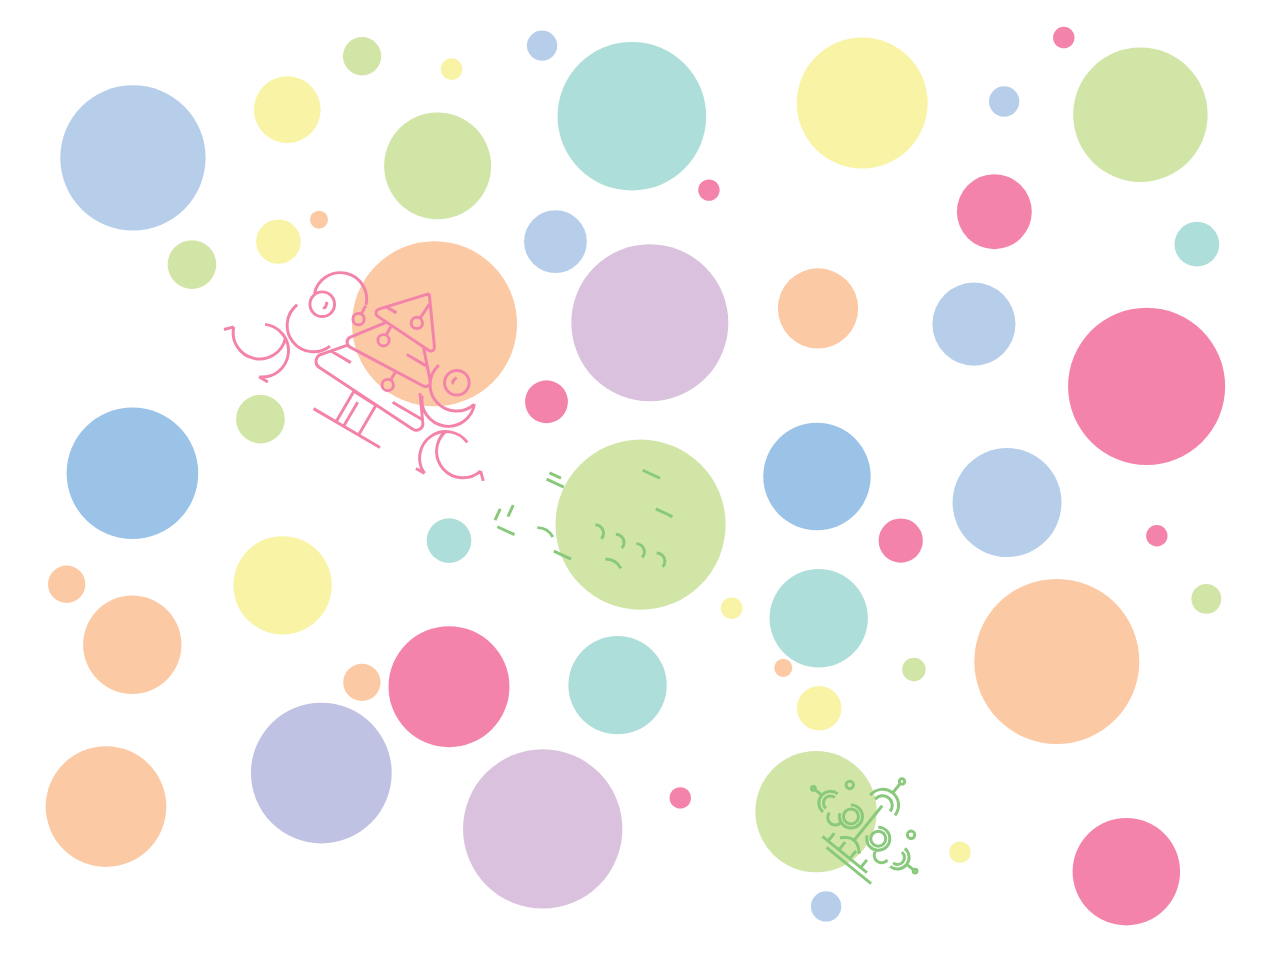
<file: Card/index.html>
<!DOCTYPE html>
<html>
<head>
<meta name="viewport" content="width=device-width, initial-scale=1">
<link href="https://fonts.googleapis.com/css?family=Roboto:100,300,400" rel="stylesheet">
<link href="https://fonts.googleapis.com/icon?family=Material+Icons"rel="stylesheet">
<link rel="stylesheet" href="style.css">
</head>
<body>

<div id="lineDrawing">
<svg version="1.1" id="Layer_2" xmlns="http://www.w3.org/2000/svg" xmlns:xlink="http://www.w3.org/1999/xlink" x="0px" y="0px"
	 viewBox="0 0 3917.2 2906.4" style="enable-background:new 0 0 3917.2 2906.4;" xml:space="preserve">

	 <g fill="none" fill-rule="evenodd" stroke="currentColor" stroke-width="1" class="lines">


<path style="fill:none;stroke:#F383AA;stroke-width:9;stroke-miterlimit:10;" d="M819.5,1168.8l-27-15.8 M1195.6,999.9l-13.8,26.1
	 M1173.7,1024c9.6,0,17.3,7.7,17.3,17.3s-7.7,17.3-17.3,17.3s-17.3-7.7-17.3-17.3S1164.1,1024,1173.7,1024z M1119.3,935.3
	l-13.9,26.1 M1097.3,959.4c9.6,0,17.3,7.7,17.3,17.3s-7.7,17.3-17.3,17.3s-17.3-7.7-17.3-17.3S1087.7,959.4,1097.3,959.4z
	 M1313.6,898.5l-154.1,47.4c-10.1,3.1-12,16.5-3.2,22.3l156.5,104.2c7.6,5.1,17.7-1,16.8-10.1L1313.6,898.5z M1183.3,985.6
	l-110.8,46.4c-13.1,5.5-13.9,23.8-1.4,30.4l224.2,119c10.9,5.8,23.6-3.7,21.2-15.8l-20.5-103 M1061.7,1057l-78.5,27.2
	c-18.3,5.7-21.7,30.1-5.7,40.7l286,188.6c13.9,9.2,32.2-1.9,30.5-18.5l-11.3-120.2 M1313.6,931.3l-28.3,42.6 M1275.7,971
	c9.6,0,17.3,7.7,17.3,17.3s-7.7,17.3-17.3,17.3s-17.3-7.7-17.3-17.3S1266.1,971,1275.7,971z M1210.2,1137.8l-14.9,25.6 M1186.6,1161
	c9.6,0,17.3,7.7,17.3,17.3s-7.7,17.3-17.3,17.3s-17.3-7.7-17.3-17.3S1177,1161,1186.6,1161z M1097.4,1331l-68.9-40.2l54.5-93.5
	l67.2,43.3L1097.4,1331z M1304.3,1119.7l-59.3-34.6 M1073.7,1109.8l-59.3-34.6 M1213.7,957.5l-31.7-18.4 M1291.8,1283.7l-90.3-52.8
	 M1273,1433.5l27.1,15.8 M1478.8,1471.3l-8-30.3 M959.5,1250.5l203.3,118.7 M1094.6,1230.7l-43,73.6 M1470.5,1441.5
	c-33.3,29.7-84.3,26.7-114-6.5s-26.7-84.3,6.5-114 M1299.5,1449c-26.2-36.1-18.2-86.6,17.9-112.8c36.1-26.2,86.6-18.2,112.8,17.9
	 M1451.7,1236.6c-7,44-48.4,74.1-92.4,67.1s-74.1-48.4-67.1-92.4 M1450.9,1237.4c-33.2,29.8-84.2,27-114-6.1
	c-29.8-33.2-27-84.2,6.1-114 M1397.2,1155.3l-9.9,9.6c-2.8,2.8-2.3,7.5,1.2,9.5l0,0 M1398.1,1133.7c20.8,0,37.7,16.9,37.7,37.7
	s-16.9,37.7-37.7,37.7s-37.7-16.9-37.7-37.7S1377.3,1133.7,1398.1,1133.7z M685.5,1008.3l30.3-8 M715.5,1000.8
	c-9.5,43.6,18.2,86.6,61.8,96c43.6,9.5,86.6-18.2,96-61.8 M793,1153.3c44.3,5.1,84.3-26.8,89.4-71.1c5.1-44.3-26.8-84.3-71.1-89.4
	 M909.3,932.7c-34.9,27.8-40.7,78.6-12.9,113.5c27.8,34.9,78.6,40.7,113.5,12.9 M1120.2,932.6c9.6-43.5-17.9-86.6-61.4-96.3
	c-43.5-9.6-86.6,17.9-96.3,61.4 M1000.8,923.9l-3.5,13.3c-1,3.8-5.4,5.6-8.8,3.7l0,0 M986.2,893.3c20.8,0,37.7,16.9,37.7,37.7
	s-16.9,37.7-37.7,37.7s-37.7-16.9-37.7-37.7S965.4,893.3,986.2,893.3z"/>
<path style="fill:none;stroke:#89C97C;stroke-width:9;stroke-miterlimit:10;" d="M2665.9,2704.4l-186.8-151.9
	c-5.1-4.2-5.9-11.8-1.7-16.9l115-141.4c4.2-5.1,11.8-5.9,16.9-1.7l186.8,151.9c5.1,4.2,5.9,11.8,1.7,16.9l-115,141.4
	C2678.6,2707.7,2671,2708.5,2665.9,2704.4z M2604.2,2463.2c19.6,0,35.4,15.8,35.4,35.4s-15.8,35.4-35.4,35.4s-35.4-15.8-35.4-35.4
	S2584.6,2463.2,2604.2,2463.2z M2604.2,2475.7c12.6,0,22.9,10.3,22.9,22.9s-10.3,22.9-22.9,22.9s-22.9-10.3-22.9-22.9
	S2591.6,2475.7,2604.2,2475.7z M2600.6,2390.8c6.3,0,11.4,5.1,11.4,11.4s-5.1,11.4-11.4,11.4s-11.4-5.1-11.4-11.4
	S2594.3,2390.8,2600.6,2390.8z M2788.2,2543.4c6.3,0,11.4,5.1,11.4,11.4s-5.1,11.4-11.4,11.4s-11.4-5.1-11.4-11.4
	S2781.9,2543.4,2788.2,2543.4z M2489.3,2407c3.3,0,5.9,2.6,5.9,5.9s-2.6,5.9-5.9,5.9s-5.9-2.6-5.9-5.9S2486,2407,2489.3,2407z
	 M2518.9,2484.5c-15.2-12.3-17.5-34.7-5.1-49.8c12.3-15.2,34.7-17.5,49.8-5.1 M2527.8,2473.6c-9.1-7.4-10.5-20.9-3.1-30
	s20.9-10.5,30-3.1 M2653.2,2670.3l-138.5-112.6c-6.5-5.2-7.4-14.8-2.2-21.3l0,0c5.2-6.5,14.8-7.4,21.3-2.2l138.5,112.6
	c6.5,5.2,7.4,14.8,2.2,21.3l0,0C2669.2,2674.6,2659.6,2675.6,2653.2,2670.3z M2553.3,2550.1l-19.1,23.5 M2586.5,2577.2l-19,23.4
	 M2619.8,2604.2l-19.1,23.5 M2653.1,2631.3l-19.1,23.4 M2570.4,2564l16.9-1.1c18.9-1.3,35.9,11.8,39.3,30.5l3.6,19.3 M2769,2596.6
	c15.2,12.3,17.5,34.7,5.1,49.8c-12.3,15.2-34.7,17.5-49.8,5.1 M2687.8,2531.3c19.6,0,35.4,15.8,35.4,35.4s-15.8,35.4-35.4,35.4
	s-35.4-15.8-35.4-35.4S2668.2,2531.3,2687.8,2531.3z M2687.8,2543.8c12.6,0,22.9,10.3,22.9,22.9s-10.3,22.9-22.9,22.9
	s-22.9-10.3-22.9-22.9S2675.2,2543.8,2687.8,2543.8z M2716,2631.9c-8,9.8-22.4,11.3-32.2,3.3s-11.3-22.4-3.3-32.2 M2573.7,2516.2
	c-8,9.8-22.4,11.3-32.2,3.3s-11.3-22.4-3.3-32.2 M2699.8,2466l-85.9,105.6 M2760.1,2607.5c9.1,7.4,10.5,20.9,3.1,30
	s-20.9,10.5-30,3.1 M2493.9,2416.6l19.9,16.2 M2800.5,2660c3.3,0,5.9,2.6,5.9,5.9s-2.6,5.9-5.9,5.9s-5.9-2.6-5.9-5.9
	S2797.2,2660,2800.5,2660z M2795.9,2662.2L2776,2646 M2760.4,2383.3c4.5,0,8.2,3.7,8.2,8.2s-3.7,8.2-8.2,8.2s-8.2-3.7-8.2-8.2
	S2755.9,2383.3,2760.4,2383.3z M2663.1,2433.6c17-21,47.8-24.1,68.8-7.1s24.1,47.8,7.1,68.8 M2678.2,2445.9
	c10.3-12.6,28.8-14.5,41.4-4.3c12.6,10.3,14.5,28.8,4.3,41.4 M2755.2,2397.8l-22.3,27.5"/>
<path style="fill:none;stroke:#89C97C;stroke-width:9;stroke-miterlimit:10;" d="M1644.3,1614.7c29.6,0,53.6,24,53.6,53.6
	s-24,53.6-53.6,53.6s-53.6-24-53.6-53.6S1614.7,1614.7,1644.3,1614.7z M1822.2,1606.1c13.9,0,25.1,11.2,25.1,25.1
	s-11.2,25.1-25.1,25.1s-25.1-11.2-25.1-25.1S1808.3,1606.1,1822.2,1606.1z M1884.7,1634.8c13.9,0,25.1,11.2,25.1,25.1
	s-11.2,25.1-25.1,25.1s-25.1-11.2-25.1-25.1S1870.8,1634.8,1884.7,1634.8z M1947.2,1663.6c13.9,0,25.1,11.2,25.1,25.1
	s-11.2,25.1-25.1,25.1s-25.1-11.2-25.1-25.1S1933.3,1663.6,1947.2,1663.6z M2009.6,1692.3c13.9,0,25.1,11.2,25.1,25.1
	s-11.2,25.1-25.1,25.1s-25.1-11.2-25.1-25.1S1995.7,1692.3,2009.6,1692.3z M1852.6,1710.5c29.6,0,53.6,24,53.6,53.6
	s-24,53.6-53.6,53.6s-53.6-24-53.6-53.6S1823,1710.5,1852.6,1710.5z M1574.7,1636.3l-123.2-56.7l140.1-39.5
	c33.1-9.3,60.4-32.7,74.7-63.9l21.5-46.7c7.2-15.7,25.9-22.6,41.6-15.4l99.2,45.6c10.5,4.8,15,17.2,10.2,27.7L1828,1511
	c-8.9,19.3-0.4,42.2,18.9,51.1l258.3,118.8l-75.7,164.5l-114.6-52.7 M1531,1557.2l-16.1,34.9 M1570.6,1545.9l-16.1,35
	 M1681.7,1446.9l35,16.1 M1672.8,1466.4l114.2,52.5 M1694.9,1686.7l78.5,36.2 M1967.1,1439.2l54.2,25l-67.8,147.3l-54.2-25
	L1967.1,1439.2z M2006.8,1557.2l47.2,21.7l-29.8,64.9l-47.2-21.7L2006.8,1557.2z"/>
<path style="fill:none;stroke:#9D5CA5;stroke-width:9;stroke-miterlimit:10;" d="M2128.6,882.1c113.1,0,204.7,91.6,204.7,204.7
	s-91.6,204.7-204.7,204.7s-204.7-91.6-204.7-204.7S2015.5,882.1,2128.6,882.1z M2165.3,916.7c18.8,0,34,15.2,34,34s-15.2,34-34,34
	s-34-15.2-34-34S2146.5,916.7,2165.3,916.7z M2264.8,1045.9c18.8,0,34,15.2,34,34s-15.2,34-34,34s-34-15.2-34-34
	S2246,1045.9,2264.8,1045.9z M1982.8,1066.3c18.8,0,34,15.2,34,34s-15.2,34-34,34s-34-15.2-34-34S1964,1066.3,1982.8,1066.3z
	 M2051.3,1155.6c7.2,0,13.1,5.9,13.1,13.1s-5.9,13.1-13.1,13.1c-7.2,0-13.1-5.9-13.1-13.1S2044.1,1155.6,2051.3,1155.6z
	 M2277.9,960.7c7.2,0,13.1,5.9,13.1,13.1s-5.9,13.1-13.1,13.1s-13.1-5.9-13.1-13.1S2270.7,960.7,2277.9,960.7z M2085.3,1217.4
	c18.8,0,34,15.2,34,34s-15.2,34-34,34s-34-15.2-34-34S2066.5,1217.4,2085.3,1217.4z M2034.4,905l279.3,269.3 M2144.8,1094
	l127.6,123.1 M1987.5,943.1l127.6,123.1 M1951.3,991.1l279.3,269.4"/>
<path style="fill:none;stroke:#6CC7B8;stroke-width:9;stroke-miterlimit:10;" d="M2635.3,1818.5c56.9,0,103.1,46.2,103.1,103.1
	s-46.2,103.1-103.1,103.1s-103.1-46.2-103.1-103.1S2578.4,1818.5,2635.3,1818.5z M2634.6,1846c11.7,0,21.1,9.4,21.1,21.1
	s-9.4,21.1-21.1,21.1s-21.1-9.4-21.1-21.1S2622.9,1846,2634.6,1846z M2577.6,1833.5c-4.5-10.7,0.6-23.1,11.3-27.6
	s23.1,0.6,27.6,11.3 M2694.2,1938.9c11.7,0,21.1,9.4,21.1,21.1s-9.4,21.1-21.1,21.1s-21.1-9.4-21.1-21.1
	S2682.5,1938.9,2694.2,1938.9z M2562.6,1851.8c16.1,6.6,23.8,25,17.2,41s-25,23.8-41,17.2 M2610.9,1926c10.1,0,18.2,8.1,18.2,18.2
	s-8.1,18.2-18.2,18.2s-18.2-8.1-18.2-18.2S2600.8,1926,2610.9,1926z M2705.6,1876.2c4.5,0,8.1,3.6,8.1,8.1s-3.6,8.1-8.1,8.1
	s-8.1-3.6-8.1-8.1S2701.1,1876.2,2705.6,1876.2z M2574,1998.9c4.4-10.8,16.7-15.9,27.5-11.5s15.9,16.7,11.5,27.5 M2588.9,1805.9
	l-19.4-48.9"/>
<path style="fill:none;stroke:#E53A39;stroke-width:9;stroke-miterlimit:10;" d="M1311.9,1800l43.1,169.2c6.5,25.4,0.7,52.4-15.7,73
	l-42.1,53c-17.4,21.9,2.9,53.3,30,46.4l158.1-40.3 M1395.9,1778.6l43.1,169.2c6.5,25.4,0.7,52.4-15.7,73l-42.1,53
	c-17.4,21.9,2.9,53.3,30,46.4l158.1-40.3c37.2-9.5,59.6-47.3,50.1-84.4l-65.5-257.1L1395.9,1778.6z M1405.9,1818l125.9-32
	 M1322.3,1839.3l125.8-32 M1564.7,2078.9c-24.7-14.7-32.9-46.6-18.2-71.4s46.6-32.9,71.4-18.2 M1402.3,2048.8
	c19.1-4.9,38.5,6.7,43.3,25.7s-6.7,38.5-25.7,43.3 M1318.2,2070.2c19.1-4.9,38.5,6.7,43.3,25.7c4.9,19.1-6.7,38.5-25.7,43.3"/>
<path style="fill:none;stroke:#2783C1;stroke-width:9;stroke-miterlimit:10;" d="M2565,1239.5c78.5,0,142.1,63.6,142.1,142.1
	s-63.6,142.1-142.1,142.1s-142.1-63.6-142.1-142.1S2486.5,1239.5,2565,1239.5z M2482.9,1169.3c25,3.9,42,27.4,38.1,52.3
	c-3.9,25-27.4,42-52.3,38.1c-13.1-2.1-24-9.5-30.8-19.7 M2457.3,1211.4c3.6,0,6.6,3,6.6,6.6s-3,6.6-6.6,6.6s-6.6-3-6.6-6.6
	S2453.7,1211.4,2457.3,1211.4z M2497.8,1185.7c3.6,0,6.6,3,6.6,6.6s-3,6.6-6.6,6.6s-6.6-3-6.6-6.6S2494.2,1185.7,2497.8,1185.7z
	 M2534.9,1302.5c4.9,0,8.8,3.9,8.8,8.8s-3.9,8.8-8.8,8.8s-8.8-3.9-8.8-8.8S2530,1302.5,2534.9,1302.5z M2553.5,1339.5
	c4.9,0,8.8,3.9,8.8,8.8s-3.9,8.8-8.8,8.8s-8.8-3.9-8.8-8.8S2548.6,1339.5,2553.5,1339.5z M2572.1,1376.6c4.9,0,8.8,3.9,8.8,8.8
	s-3.9,8.8-8.8,8.8s-8.8-3.9-8.8-8.8S2567.2,1376.6,2572.1,1376.6z M2480.2,1224.6l14.4-9.1c2.3-1.4,1.5-4.9-1.1-5.3l-16.1-2.3
	 M2427.4,1239.7c3.8,2.3,8.8,1,11.1-2.8l44.8-74.8c2.3-3.8,1-8.8-2.8-11.1s-8.8-1-11.1,2.8l-4.7,7.9l-3.7-2.2
	c-4-2.4-8.3-3.9-12.9-4.5c-4.4-0.6-8.8-0.4-13.2,0.7c-4.3,1.1-8.4,3-12,5.6c-3.7,2.7-6.8,6.1-9.2,10.1s-3.9,8.3-4.5,12.9
	c-0.6,4.4-0.4,8.8,0.7,13.2c1.1,4.3,3,8.4,5.6,12c2.7,3.7,6.1,6.8,10.1,9.2l3.7,2.2l-4.7,7.9
	C2422.3,1232.4,2423.5,1237.4,2427.4,1239.7z M2513.2,1264.2c6,0,10.9,4.9,10.9,10.9s-4.9,10.9-10.9,10.9s-10.9-4.9-10.9-10.9
	S2507.2,1264.2,2513.2,1264.2z M2513.9,1264.3l1.7-9c1.6-8.3,12.6-10,16.7-2.6l9.1,16.7c3.7,6.6-2.6,14.4-9.8,12.3l-8.3-2.4
	 M2510.1,1285.9l-1.7,9c-1.6,8.3-12.6,10-16.7,2.6l-9.1-16.7c-3.7-6.6,2.6-14.4,9.8-12.3l8.3,2.4 M2422.9,1381.6l-28.7-9.5
	c-7.1-2.3-12.1-8.7-12.7-16.2l0,0c-0.7-9-7.4-16.3-16.2-17.9l-21.1-3.9 M2400.5,1374.2l-56.5,25.2 M2372.3,1386.8l-26.3-22
	 M2639.3,1259l12.2-27.6c3-6.8,9.9-11.2,17.3-11.1l0,0c9,0.1,17-5.8,19.4-14.4l5.9-20.6 M2648.4,1236.5l-19.6-58.7 M2639.1,1208.1
	l24.5-24.1 M2461.5,1476.5c3.2-0.5,242.9-122.3,242.9-122.3"/>
<path style="fill:none;stroke:#6CC7B8;stroke-width:9;stroke-miterlimit:10;" d="M2053.2,2352.5l-203.1-88.3
	c-20.7-9-30.2-33.1-21.2-53.9l67.4-155.1c9-20.7,33.1-30.2,53.9-21.2l203.1,88.3c20.7,9,30.2,33.1,21.2,53.9l-67.4,155.1
	C2098,2352,2073.9,2361.5,2053.2,2352.5z M2003.7,2057.3l96.4,41.9l-100,230.2l-96.4-41.9L2003.7,2057.3z M2038.1,2072.3l27.3,11.9
	l-100,230.2l-27.3-11.9L2038.1,2072.3z M2041.5,2070.1c11.2,12.6,31.7,9.8,39-5.4c14.7-30.4,10.6-68-13.3-94.7
	c-10.3-11.6-23.1-19.7-36.9-24.2c-38.8-12.9-69.5,34.2-42.2,64.7L2041.5,2070.1z M2061.5,2080.3c-14.8,0.3-25.6-14-21-28.1
	c11-33.7,42.4-58.3,79.8-59.1c15.5-0.3,30.2,3.5,42.9,10.4c35.9,19.6,22.4,74.2-18.5,75L2061.5,2080.3z"/>
<path style="fill:none;stroke:#F383AA;stroke-width:9;stroke-miterlimit:10;" d="M2694.3,937.6l-211.3,94.6
	c-8.4,3.8-18.4,0-22.2-8.5l0,0c-3.8-8.4,0-18.4,8.5-22.2l211.3-94.6c8.4-3.8,18.4,0,22.2,8.5l0,0
	C2706.5,923.8,2702.7,933.8,2694.3,937.6z M2475.4,997.9c-45.4-75.6-20.9-173.8,54.7-219.2c75.6-45.4,173.8-20.9,219.2,54.7
	 M2750.7,836.9c-16.7-27.7-52.6-36.7-80.4-20.1c-27.7,16.7-36.7,52.6-20.1,80.4l10.7,18.5 M2771.3,832.5c17.9,0,32.5,14.6,32.5,32.5
	s-14.6,32.5-32.5,32.5s-32.5-14.6-32.5-32.5S2753.4,832.5,2771.3,832.5z"/>
<path style="fill:none;stroke:#49AFC6;stroke-width:9;stroke-miterlimit:10;" d="M3056.6,1239.1c73.9,0,133.8,59.9,133.8,133.8
	s-59.9,133.8-133.8,133.8s-133.8-59.9-133.8-133.8S2982.7,1239.1,3056.6,1239.1z M2983.9,1479.6c5.8-21.8,28.1-34.8,49.9-29
	c21.8,5.8,34.8,28.1,29,49.9 M3066.1,1345.4l-30.5,18.9c-2,1.2-1.7,4.2,0.6,5l39.6,13.6c1.9,0.7,3.8-1.2,3-3.1L3066.1,1345.4z
	 M3043,1371.6l-21.2,16.2c-2.5,1.9-1.7,5.9,1.4,6.6l55,13c2.7,0.6,4.9-2.1,3.7-4.6l-10.2-21 M3020.9,1393.8l-15.4,10.3
	c-3.6,2.3-3,7.7,1.1,9.1l72.2,24.5c3.5,1.2,6.8-2.2,5.5-5.7l-9.2-25.2 M3044,1450.8l-17.1-4.8l6.5-23.2l16.9,5.5L3044,1450.8z
	 M3113,1301.4c5.8,0,10.5,4.7,10.5,10.5s-4.7,10.5-10.5,10.5s-10.5-4.7-10.5-10.5S3107.2,1301.4,3113,1301.4z M2984.5,1335.6
	c5.8,0,10.5,4.7,10.5,10.5s-4.7,10.5-10.5,10.5s-10.5-4.7-10.5-10.5S2978.7,1335.6,2984.5,1335.6z M3124.6,1425.2
	c5.8,0,10.5,4.7,10.5,10.5s-4.7,10.5-10.5,10.5s-10.5-4.7-10.5-10.5S3118.8,1425.2,3124.6,1425.2z M2935.9,1430.5l-51.5,86.2
	c-5.6,9.3-0.8,21.4,9.7,24.3l207.1,58.8c13.1,3.7,26.2-6,26.4-19.7l1.4-94.8 M2897.1,1495.5l132.5,37.6"/>
<path style="fill:none;stroke:#D8D073;stroke-width:9;stroke-miterlimit:10;" d="M2732.2,544.8l-342,94.2
	c-5.4,1.5-10.9-1.7-12.4-7.1l-5.2-18.8c-1.5-5.4,1.7-10.9,7.1-12.4l342-94.2c5.4-1.5,10.9,1.7,12.4,7.1l5.2,18.8
	C2740.7,537.8,2737.6,543.3,2732.2,544.8z M2712.6,509.1l-14.8-4.9c-35.7-11.8-61.2-36.6-69.8-67.7l0,0
	c-10.5-38.1-43.7-66.8-88.1-77.8c-12.8-3.2-26.2-2.9-39,0.6l0,0c-20.6,5.7-39.1,17.5-52.5,34.1c-24.1,30-33.5,66-24.3,99.2l0,0
	c8.6,31.2-0.7,65.6-25.3,93.9l-10.2,11.8 M2491.9,319.3c11.5,0,20.8,9.3,20.8,20.8s-9.3,20.8-20.8,20.8s-20.8-9.3-20.8-20.8
	S2480.4,319.3,2491.9,319.3z M2605.1,579.8c6.7,24.3-7.6,49.3-31.8,56c-24.3,6.7-49.3-7.6-56-31.8"/>
<path style="fill:none;stroke:#89C97C;stroke-width:9;stroke-miterlimit:10;" d="M1446.1,527.2c25.8,0,46.8,21,46.8,46.8
	s-21,46.8-46.8,46.8s-46.8-21-46.8-46.8S1420.3,527.2,1446.1,527.2z M1386.6,472.8c10.5,0,19,8.5,19,19s-8.5,19-19,19s-19-8.5-19-19
	S1376.1,472.8,1386.6,472.8z M1373.6,557.8c4.9,0,8.8,3.9,8.8,8.8s-3.9,8.8-8.8,8.8s-8.8-3.9-8.8-8.8S1368.7,557.8,1373.6,557.8z
	 M1518.7,594.6c4.9,0,8.8,3.9,8.8,8.8s-3.9,8.8-8.8,8.8s-8.8-3.9-8.8-8.8S1513.8,594.6,1518.7,594.6z M1526,538.2
	c10.7,0,19.3,8.6,19.3,19.3s-8.6,19.3-19.3,19.3s-19.3-8.6-19.3-19.3S1515.3,538.2,1526,538.2z M1453.8,531.5
	c10.7,0,19.3,8.6,19.3,19.3s-8.6,19.3-19.3,19.3s-19.3-8.6-19.3-19.3S1443.1,531.5,1453.8,531.5z M1502.1,628c13.8,0,25,11.2,25,25
	s-11.2,25-25,25s-25-11.2-25-25S1488.3,628,1502.1,628z M1486.8,549.2l35.2-16.9c32.5-15.6,66.6,18,51.5,50.7l-34,73.9
	c-13.6,29.5-56,27.8-67.3-2.6l-12.8-34.6 M1406.1,598.3l-35.2,16.9c-32.5,15.6-66.6-18-51.5-50.7l34-73.9
	c13.6-29.5,56-27.8,67.3,2.6l12.8,34.6"/>
<path style="fill:none;stroke:#E53A39;stroke-width:9;stroke-miterlimit:10;" d="M2867.7,574.4l102.5,34.4
	c15.4,5.2,27.5,17.3,32.7,32.7l13.4,39.7c5.5,16.4,28.7,16.4,34.2,0l32.2-95.8 M2884.8,523.5l102.5,34.4
	c15.4,5.2,27.5,17.3,32.7,32.7l13.4,39.7c5.5,16.4,28.7,16.4,34.2,0l32.2-95.8c7.6-22.5-4.6-46.9-27.1-54.5L2917,427.7L2884.8,523.5
	z M2908.7,531.5l25.6-76.3 M2891.7,582.2l25.6-76.3 M3097.8,536.5c-16,7.9-35.3,1.4-43.3-14.5c-7.9-16-1.4-35.3,14.5-43.3
	 M3027.6,610.9c3.9-11.6,16.4-17.8,28-13.9s17.8,16.4,13.9,28 M3010.5,661.9c3.9-11.6,16.4-17.8,28-13.9s17.8,16.4,13.9,28"/>
<path style="fill:none;stroke:#F383AA;stroke-width:9;stroke-miterlimit:10;" d="M3243.7,2578.1l-23.7,20.5 M3206.2,2167.6
	l20.1,21.6 M3238.2,2184.5c9.6,0,17.3,7.7,17.3,17.3s-7.7,17.3-17.3,17.3s-17.3-7.7-17.3-17.3S3228.6,2184.5,3238.2,2184.5z
	 M3120.2,2218.8l20.2,21.6 M3152.2,2235.7c9.6,0,17.3,7.7,17.3,17.3s-7.7,17.3-17.3,17.3s-17.3-7.7-17.3-17.3
	S3142.6,2235.7,3152.2,2235.7z M3148.6,2023.1l-5.2,161.1c-0.3,10.5,11.7,16.7,20.1,10.3l149.4-114.1c7.3-5.5,4.8-17-4.1-19.2
	L3148.6,2023.1z M3188.6,2174.6l7.9,119.9c1,14.2,17.9,20.9,28.3,11.2l185.4-173.4c9-8.4,4.2-23.5-8-25.2l-104-14.1 M3216.6,2312.8
	l0.2,83.1c-0.5,19.2,21.4,30.4,36.6,18.6l271.3-209.2c13.2-10.2,8.6-31.1-7.6-34.9l-117.4-28.4 M3179.6,2033.6l31.1,40.7
	 M3221.2,2070.8c9.6,0,17.3,7.7,17.3,17.3s-7.7,17.3-17.3,17.3s-17.3-7.7-17.3-17.3S3211.6,2070.8,3221.2,2070.8z M3341.3,2198.6
	l19.3,22.4 M3371.9,2216.8c9.6,0,17.3,7.7,17.3,17.3s-7.7,17.3-17.3,17.3s-17.3-7.7-17.3-17.3S3362.3,2216.8,3371.9,2216.8z
	 M3487.4,2368.1l-60.5,52.1l-70.6-82l62.7-49.4L3487.4,2368.1z M3354.7,2103.7l-52,44.8 M3270.5,2318.6l-52,44.8 M3171.9,2136.8
	l-27.7,23.9 M3505.8,2168.8l-79.3,68.3 M3641.4,2235.3l23.7-20.5 M3743.9,2053l-31.2-2.3 M3366.4,2472.3l178.3-153.7 M3391.6,2338.2
	l55.6,64.5 M3713.1,2051.1c17.2,41.1-2.1,88.4-43.2,105.7c-41.1,17.2-88.4-2.1-105.7-43.2 M3664.6,2215.2
	c-42.6,13-87.8-11-100.8-53.6s11-87.8,53.6-100.8 M3513.2,2002.3c39.4,20.9,54.3,69.8,33.4,109.2s-69.8,54.3-109.2,33.4
	 M3513.7,2003.3c17.4,41.1-1.8,88.4-42.9,105.8c-41.1,17.4-88.4-1.8-105.8-42.9 M3418.6,2027.5l5.9,12.5c1.7,3.6,6.3,4.6,9.3,2l0,0
	 M3434.1,1994.1c20.8,0,37.7,16.9,37.7,37.7c0,20.8-16.9,37.7-37.7,37.7s-37.7-16.9-37.7-37.7
	C3396.4,2011,3413.3,1994.1,3434.1,1994.1z M3048.3,2652.7l2.3-31.2 M3051,2621.9c38.1,23.1,87.8,10.9,110.9-27.2
	c23.1-38.1,10.9-87.8-27.2-110.9 M3220.4,2598.2c19.2-40.3,2.1-88.4-38.2-107.6c-40.3-19.2-88.4-2.1-107.6,38.2 M3049.5,2416.6
	c14.9,42,61.1,64,103.1,49.1s64-61.1,49.1-103.1 M3118,2217c-38.1-23.2-87.8-11.2-111,26.8s-11.2,87.8,26.8,111 M3070.9,2327.2
	l11.5,7.7c3.3,2.2,3.6,6.9,0.6,9.5l0,0 M3072.9,2305.5c20.8,0,37.7,16.9,37.7,37.7s-16.9,37.7-37.7,37.7s-37.7-16.9-37.7-37.7
	S3052.1,2305.5,3072.9,2305.5z"/>
<path style="fill:none;stroke:#89C97C;stroke-width:9;stroke-miterlimit:10;" d="M3403.4,541.7c23.4,0,42.3,18.9,42.3,42.3
	s-18.9,42.3-42.3,42.3s-42.3-18.9-42.3-42.3S3380,541.7,3403.4,541.7z M3454.4,429.8c11,0,19.9,8.9,19.9,19.9s-8.9,19.9-19.9,19.9
	s-19.9-8.9-19.9-19.9S3443.4,429.8,3454.4,429.8z M3500.1,400.5c11,0,19.9,8.9,19.9,19.9s-8.9,19.9-19.9,19.9s-19.9-8.9-19.9-19.9
	S3489.1,400.5,3500.1,400.5z M3545.9,371.1c11,0,19.9,8.9,19.9,19.9s-8.9,19.9-19.9,19.9S3526,402,3526,391
	S3534.9,371.1,3545.9,371.1z M3591.6,341.7c11,0,19.9,8.9,19.9,19.9s-8.9,19.9-19.9,19.9s-19.9-8.9-19.9-19.9
	S3580.6,341.7,3591.6,341.7z M3555.9,443.8c23.4,0,42.3,18.9,42.3,42.3s-18.9,42.3-42.3,42.3s-42.3-18.9-42.3-42.3
	S3532.5,443.8,3555.9,443.8z M3352.4,616.7l-90.2,57.9l33.3-110.1c7.9-26,3.9-54.1-10.7-76.9l-21.9-34.2
	c-7.4-11.5-4.1-26.9,7.5-34.2l72.6-46.6c7.7-4.9,17.9-2.7,22.8,5l11.1,17.3c9.1,14.1,27.9,18.2,42.1,9.2l189-121.6l77.4,120.4
	l-83.9,53.9 M3281.1,612.2l16.5,25.6 M3290.5,581.1l16.5,25.6 M3271.9,464.9l25.5-16.5 M3281,479.1l83.6-53.7 M3437.2,558.2
	l57.5-36.9 M3388.2,271.6l39.7-25.5l69.2,107.8l-39.7,25.5L3388.2,271.6z M3483.7,295.5l34.6-22.2l30.5,47.5l-34.6,22.2
	L3483.7,295.5z"/>
<path style="fill:none;stroke:#E53A39;stroke-width:9;stroke-miterlimit:10;" d="M3668.2,1079.3c113.1,0,204.7,91.6,204.7,204.7
	s-91.6,204.7-204.7,204.7s-204.7-91.6-204.7-204.7S3555.1,1079.3,3668.2,1079.3z M3704.9,1114c18.8,0,34,15.2,34,34s-15.2,34-34,34
	s-34-15.2-34-34S3686.1,1114,3704.9,1114z M3804.4,1243.2c18.8,0,34,15.2,34,34s-15.2,34-34,34s-34-15.2-34-34
	S3785.6,1243.2,3804.4,1243.2z M3522.4,1263.5c18.8,0,34,15.2,34,34s-15.2,34-34,34s-34-15.2-34-34S3503.6,1263.5,3522.4,1263.5z
	 M3590.9,1352.8c7.2,0,13.1,5.9,13.1,13.1s-5.9,13.1-13.1,13.1s-13.1-5.9-13.1-13.1S3583.7,1352.8,3590.9,1352.8z M3817.5,1158
	c7.2,0,13.1,5.9,13.1,13.1s-5.9,13.1-13.1,13.1s-13.1-5.9-13.1-13.1S3810.3,1158,3817.5,1158z M3624.9,1414.6c18.8,0,34,15.2,34,34
	s-15.2,34-34,34s-34-15.2-34-34S3606.1,1414.6,3624.9,1414.6z M3574,1102.2l279.3,269.4 M3684.4,1291.2l127.7,123.2 M3527.1,1140.4
	l127.7,123.1 M3490.9,1188.4l279.3,269.3"/>
<path style="fill:none;stroke:#6CC7B8;stroke-width:9;stroke-miterlimit:10;" d="M2077.1,187c86.1,0,155.9,69.8,155.9,155.9
	s-69.8,155.9-155.9,155.9c-86.1,0-155.9-69.8-155.9-155.9S1991,187,2077.1,187z M2150.8,274.2c17.6,0,31.9,14.3,31.9,31.9
	s-14.3,31.9-31.9,31.9s-31.9-14.3-31.9-31.9S2133.2,274.2,2150.8,274.2z M2158.9,206.5c11.6-13.2,31.8-14.5,45-2.8
	c13.2,11.6,14.5,31.8,2.8,45 M2063.7,416.5c17.6,0,31.9,14.3,31.9,31.9s-14.3,31.9-31.9,31.9s-31.9-14.3-31.9-31.9
	S2046.1,416.5,2063.7,416.5z M2124.1,198c1.6,26.2-18.3,48.8-44.5,50.4c-26.2,1.6-48.8-18.3-50.4-44.5 M2030.3,297.2
	c15.2,0,27.5,12.3,27.5,27.5s-12.3,27.5-27.5,27.5s-27.5-12.3-27.5-27.5S2015.1,297.2,2030.3,297.2z M2174.3,401.7
	c6.8,0,12.3,5.5,12.3,12.3s-5.5,12.3-12.3,12.3s-12.3-5.5-12.3-12.3S2167.5,401.7,2174.3,401.7z M1931.6,310.6
	c17.6-1.1,32.7,12.3,33.8,29.8c1.1,17.6-12.3,32.7-29.8,33.8 M2203.9,203.6l53.8-58.7"/>
<path style="fill:none;stroke:#2783C1;stroke-width:9;stroke-miterlimit:10;" d="M412.9,1107.7c96.1,0,174,77.9,174,174
	s-77.9,174-174,174s-174-77.9-174-174S316.8,1107.7,412.9,1107.7z M533.8,1030.5c17.4,25.6,10.7,60.4-14.8,77.8
	c-25.6,17.4-60.4,10.7-77.8-14.8c-9.1-13.4-11.6-29.4-8.3-44.1 M468.8,1040.4c4.5,0,8.1,3.6,8.1,8.1s-3.6,8.1-8.1,8.1
	s-8.1-3.6-8.1-8.1S464.3,1040.4,468.8,1040.4z M525.7,1055c4.5,0,8.1,3.6,8.1,8.1s-3.6,8.1-8.1,8.1s-8.1-3.6-8.1-8.1
	S521.2,1055,525.7,1055z M450.5,1185.1c6,0,10.8,4.8,10.8,10.8s-4.8,10.8-10.8,10.8s-10.8-4.8-10.8-10.8S444.5,1185.1,450.5,1185.1z
	 M433,1232.8c6,0,10.8,4.8,10.8,10.8s-4.8,10.8-10.8,10.8s-10.8-4.8-10.8-10.8S427,1232.8,433,1232.8z M415.5,1280.5
	c6,0,10.8,4.8,10.8,10.8s-4.8,10.8-10.8,10.8s-10.8-4.8-10.8-10.8S409.5,1280.5,415.5,1280.5z M482.1,1074.5l20.2,5.3
	c3.2,0.8,5.7-2.8,3.8-5.5l-11.5-16.3 M424.4,1039.9c1.2,5.3,6.5,8.7,11.8,7.6l104.3-22.7c5.3-1.2,8.7-6.5,7.6-11.8
	c-1.2-5.3-6.5-8.7-11.8-7.6l-11,2.4l-1.1-5.1c-1.2-5.5-3.5-10.7-6.7-15.3c-3.1-4.4-7.1-8.2-11.7-11.2s-9.7-5-15-6
	c-5.5-1.1-11.2-1-16.7,0.2s-10.7,3.5-15.3,6.7c-4.4,3.1-8.2,7.1-11.2,11.7c-3,4.6-5,9.7-6,15c-1.1,5.5-1,11.2,0.2,16.7l1.1,5.1
	l-11,2.4C426.6,1029.2,423.2,1034.5,424.4,1039.9z M462.7,1134.4c7.4,0,13.4,6,13.4,13.4s-6,13.4-13.4,13.4s-13.4-6-13.4-13.4
	S455.3,1134.4,462.7,1134.4z M472.9,1139.4l9.4-6c8.7-5.5,19.5,2.9,16.3,12.7l-7.2,22.1c-2.9,8.8-15,9.8-19.2,1.5l-4.8-9.4
	 M450.5,1154.1l-9.4,6c-8.7,5.5-19.5-2.9-16.3-12.7l7.2-22.1c2.9-8.8,15-9.8,19.2-1.5l4.8,9.4 M293.9,1154.8l-15.6-33.6
	c-3.9-8.3-2.4-18.1,3.8-24.9l0,0c7.4-8.2,8.4-20.3,2.4-29.5l-14.2-22.1 M281.8,1128.6l-69.9-29.3 M246.8,1114l-2.4-42 M584.8,1245.4
	l34.9-12.2c8.6-3,18.3-0.6,24.4,6.2l0,0c7.4,8.2,19.3,10.3,29.1,5.3l23.4-12 M612.5,1234.7l35.9-66.7 M630,1202.5l42,1.7
	 M241.4,1268.8c3.1,2.5,312.8,114.5,312.8,114.5"/>
<path style="fill:none;stroke:#D8D073;stroke-width:9;stroke-miterlimit:10;" d="M1097.3,1676.3l-110.5,191.9
	c-11.3,19.6-36.3,26.3-55.9,15l-146.6-84.4c-19.6-11.3-26.3-36.3-15-55.9L879.8,1551c11.3-19.6,36.3-26.3,55.9-15l146.6,84.4
	C1101.8,1631.6,1108.6,1656.7,1097.3,1676.3z M798.3,1692.4l52.4-91.1l217.5,125.2l-52.4,91.1L798.3,1692.4z M817.1,1659.9
	l14.9-25.8l217.5,125.2l-14.9,25.8L817.1,1659.9z M815.4,1656.2c13.7-9.8,13.3-30.4-1-39.4c-28.6-18-66.4-18.2-95.6,2.6
	c-12.7,9-22.1,20.8-28.2,33.9c-17.2,37.1,26.2,72.9,59.5,49.2L815.4,1656.2z M827.7,1637.4c-1.3,14.7-16.8,23.9-30.3,17.7
	c-32.2-14.8-53.2-48.7-49.8-86c1.4-15.5,6.8-29.6,15.2-41.4c23.5-33.5,76.2-13.9,72.5,26.8L827.7,1637.4z"/>
<path style="fill:none;stroke:#F383AA;stroke-width:9;stroke-miterlimit:10;" d="M454.7,2741.8L176,2506.7c-7.1-6-8-16.6-2-23.7
	l10.9-12.9c6-7.1,16.6-8,23.7-2l278.7,235.1c7.1,6,8,16.6,2,23.7l-10.9,12.9C472.5,2746.9,461.8,2747.8,454.7,2741.8z M223.9,2479.5
	c72.8-110.8,221.6-141.7,332.4-68.9S698,2632.2,625.2,2743 M621.4,2747c26.7-40.6,15.4-95.2-25.3-121.8
	c-40.6-26.7-95.2-15.4-121.8,25.3l-18.1,26.5 M596.7,2744.3c27,0,48.9,21.9,48.9,48.9s-21.9,48.9-48.9,48.9s-48.9-21.9-48.9-48.9
	S569.7,2744.3,596.7,2744.3z"/>
<path style="fill:none;stroke:#858AC3;stroke-width:9;stroke-miterlimit:10;" d="M797.4,2051.5c95.4,0,172.8,77.4,172.8,172.8
	s-77.4,172.8-172.8,172.8s-172.8-77.4-172.8-172.8S702,2051.5,797.4,2051.5z M794.7,2391.1c-9.3-27.6,5.6-57.5,33.2-66.8
	s57.5,5.6,66.8,33.2 M788.1,2187.9l-19.5,42.1c-1.3,2.7,1.2,5.7,4.1,5l52.4-13.4c2.5-0.7,3.2-4,1.1-5.5L788.1,2187.9z M781.7,2232.6
	l-11.4,32.6c-1.3,3.9,2.4,7.5,6.2,6.1l68.6-25.1c3.3-1.2,3.8-5.8,0.7-7.6l-26-15.4 M773.6,2272.3l-9.3,22c-2.3,5,2.3,10.4,7.6,9
	l95.3-24.9c4.6-1.2,5.8-7.3,1.9-10.1l-27.9-20.7 M839.1,2317.3l-21.9,7l-9.5-29.6l22.2-6L839.1,2317.3z M814.9,2104.9
	c7.5,0,13.6,6.1,13.6,13.6s-6.1,13.6-13.6,13.6s-13.6-6.1-13.6-13.6S807.4,2104.9,814.9,2104.9z M700.5,2233
	c7.5,0,13.6,6.1,13.6,13.6s-6.1,13.6-13.6,13.6s-13.6-6.1-13.6-13.6S693,2233,700.5,2233z M915.3,2230.2c7.5,0,13.6,6.1,13.6,13.6
	s-6.1,13.6-13.6,13.6s-13.6-6.1-13.6-13.6S907.8,2230.2,915.3,2230.2z M708.1,2372.3l5.7,129.6c0.6,14,14.3,23.6,27.7,19.4
	l265.3-83.7c16.8-5.3,24-25.1,14.6-40l-65.9-103.3 M712.4,2470l169.7-53.6"/>
<path style="fill:none;stroke:#D8D073;stroke-width:9;stroke-miterlimit:10;" d="M833.9,511.6l-125-116.2
	c-4.1-3.8-4.3-10.2-0.5-14.3l0,0c3.8-4.1,10.2-4.3,14.3-0.5l125,116.2c4.1,3.8,4.3,10.2,0.5,14.3l0,0
	C844.4,515.1,838,515.4,833.9,511.6z M847.8,496.9l-1.8-7.7c-4.4-18.6-0.5-36.3,10.7-48.4l0,0c13.7-14.7,17.3-36.8,10.2-59
	c-2.1-6.4-5.8-12.1-10.7-16.7l0,0c-8-7.4-18-12.3-28.8-13.6c-19.5-2.4-37.6,3.2-49.5,16l0,0c-11.2,12.1-28.6,17.2-47.5,14.2
	l-7.8-1.3 M861.9,345.5c5.9,0,10.6,4.7,10.6,10.6s-4.7,10.6-10.6,10.6s-10.6-4.7-10.6-10.6S856,345.5,861.9,345.5z M788.4,469.2
	c-8.7,9.4-23.4,9.9-32.8,1.2c-9.4-8.7-9.9-23.4-1.2-32.8"/>
<path style="fill:none;stroke:#9D5CA5;stroke-width:9;stroke-miterlimit:10;" d="M1828,2587.9c38.5,0,69.7,31.2,69.7,69.7
	s-31.2,69.7-69.7,69.7s-69.7-31.2-69.7-69.7S1789.5,2587.9,1828,2587.9z M1739.3,2506.9c15.6,0,28.3,12.7,28.3,28.3
	s-12.7,28.3-28.3,28.3s-28.3-12.7-28.3-28.3S1723.7,2506.9,1739.3,2506.9z M1720,2633.6c7.2,0,13.1,5.9,13.1,13.1
	s-5.9,13.1-13.1,13.1s-13.1-5.9-13.1-13.1S1712.8,2633.6,1720,2633.6z M1936.1,2688.3c7.2,0,13.1,5.9,13.1,13.1s-5.9,13.1-13.1,13.1
	s-13.1-5.9-13.1-13.1S1928.9,2688.3,1936.1,2688.3z M1947,2604.3c15.9,0,28.8,12.9,28.8,28.8s-12.9,28.8-28.8,28.8
	s-28.8-12.9-28.8-28.8S1931.1,2604.3,1947,2604.3z M1839.5,2594.3c15.9,0,28.8,12.9,28.8,28.8s-12.9,28.8-28.8,28.8
	s-28.8-12.9-28.8-28.8S1823.6,2594.3,1839.5,2594.3z M1911.5,2738c20.6,0,37.3,16.7,37.3,37.3s-16.7,37.3-37.3,37.3
	s-37.3-16.7-37.3-37.3S1890.9,2738,1911.5,2738z M1888.6,2620.7l52.4-25.1c48.4-23.2,99.2,26.9,76.7,75.6l-50.7,110.1
	c-20.2,43.9-83.5,41.5-100.2-3.9l-19-51.5 M1768.4,2693.8l-52.4,25.1c-48.4,23.2-99.2-26.9-76.7-75.6l50.7-110.1
	c20.2-43.9,83.5-41.5,100.2,3.9l19,51.5"/>
<path style="fill:none;stroke:#49AFC6;stroke-width:9;stroke-miterlimit:10;" d="M524,221.4L439.7,502c-1.9,6.3-8.6,9.9-14.9,8
	l-213.6-64.1c-6.3-1.9-9.9-8.6-8-14.9l84.3-280.6c1.9-6.3,8.6-9.9,14.9-8L516,206.5C522.2,208.4,525.9,215.1,524,221.4z
	 M323.7,343.5c23.4,0,42.4,19,42.4,42.4s-19,42.4-42.4,42.4s-42.4-19-42.4-42.4S300.3,343.5,323.7,343.5z M323.7,358.5
	c15.1,0,27.4,12.3,27.4,27.4s-12.3,27.4-27.4,27.4s-27.4-12.3-27.4-27.4S308.6,358.5,323.7,358.5z M218.6,420.2
	c7.6,0,13.7,6.1,13.7,13.7s-6.1,13.7-13.7,13.7s-13.7-6.1-13.7-13.7S211,420.2,218.6,420.2z M301.9,142.8c7.6,0,13.7,6.1,13.7,13.7
	s-6.1,13.7-13.7,13.7s-13.7-6.1-13.7-13.7S294.3,142.8,301.9,142.8z M281.2,545.1c3.9,0,7.1,3.2,7.1,7.1s-3.2,7.1-7.1,7.1
	s-7.1-3.2-7.1-7.1S277.3,545.1,281.2,545.1z M347,486.7c-6.7,22.4-30.4,35.2-52.8,28.4c-22.4-6.7-35.2-30.4-28.4-52.8 M330.9,481.9
	c-4.1,13.5-18.3,21.2-31.8,17.1s-21.2-18.3-17.1-31.8 M492.3,250.4l-63.2,210.4c-2.4,8-10.9,12.5-18.8,10.1l-5.7-1.7
	c-8-2.4-12.5-10.9-10.1-18.8L457.6,240c2.4-8,10.9-12.5,18.8-10.1l5.7,1.7C490.1,234,494.7,242.5,492.3,250.4z M403.9,418.8
	l34.7,10.4 M418.7,369.6l34.7,10.4 M433.5,320.4l34.6,10.4 M448.2,271.2l34.7,10.4 M411.5,393.5l-9-18.2
	c-10.1-20.4-3.3-45.1,15.8-57.4l19.7-12.7 M356.9,158.7c6.7-22.4,30.4-35.2,52.8-28.4c22.4,6.7,35.2,30.4,28.4,52.8 M360.8,219.9
	c23.4,0,42.4,19,42.4,42.4s-19,42.4-42.4,42.4s-42.4-19-42.4-42.4S337.4,219.9,360.8,219.9z M360.8,234.9
	c15.1,0,27.4,12.3,27.4,27.4s-12.3,27.4-27.4,27.4s-27.4-12.3-27.4-27.4S345.7,234.9,360.8,234.9z M420.3,201.3
	c14.5,4.4,22.7,19.6,18.4,34.1c-4.4,14.5-19.6,22.7-34.1,18.4 M357.1,411.6c14.5,4.4,22.7,19.6,18.4,34.1s-19.6,22.7-34.1,18.4
	 M244,295l156,46.8 M373.1,163.6c4.1-13.5,18.3-21.2,31.8-17.1c13.5,4.1,21.2,18.3,17.1,31.8 M283.2,545.4l8.9-29.4 M419.3,85.2
	c3.9,0,7.1,3.2,7.1,7.1s-3.2,7.1-7.1,7.1s-7.1-3.2-7.1-7.1S415.4,85.2,419.3,85.2z M417.3,99l-8.9,29.5 M133.8,252.1
	c5.4,0,9.8,4.4,9.8,9.8s-4.4,9.8-9.8,9.8s-9.8-4.4-9.8-9.8S128.4,252.1,133.8,252.1z M224.9,350.4c-31-9.3-48.5-41.9-39.2-72.9
	s41.9-48.5,72.9-39.2 M231.6,328.1c-18.7-5.6-29.2-25.3-23.6-43.9s25.3-29.2,43.9-23.6 M143.2,264.7l40.6,12.2"/>
<path style="fill:none;stroke:#F383AA;stroke-width:9;stroke-miterlimit:10;" d="M471.7,1850.9c56.9,0,103.1,46.2,103.1,103.1
	s-46.2,103.1-103.1,103.1s-103.1-46.2-103.1-103.1S414.8,1850.9,471.7,1850.9z M524.2,1918.4c11.7,0,21.1,9.4,21.1,21.1
	s-9.4,21.1-21.1,21.1s-21.1-9.4-21.1-21.1S512.5,1918.4,524.2,1918.4z M542.2,1875.8c9.2-7.1,22.5-5.3,29.6,3.9
	c7.1,9.2,5.3,22.5-3.9,29.6 M449.5,1999.6c11.7,0,21.1,9.4,21.1,21.1s-9.4,21.1-21.1,21.1s-21.1-9.4-21.1-21.1
	S437.8,1999.6,449.5,1999.6z M520.7,1865.9c-2.3,17.2-18.1,29.3-35.3,27c-17.2-2.3-29.3-18.1-27-35.3 M443.7,1917.9
	c10.1,0,18.2,8.1,18.2,18.2s-8.1,18.2-18.2,18.2s-18.2-8.1-18.2-18.2S433.6,1917.9,443.7,1917.9z M525.7,2004.4
	c4.5,0,8.1,3.6,8.1,8.1s-3.6,8.1-8.1,8.1s-8.1-3.6-8.1-8.1S521.2,2004.4,525.7,2004.4z M381.4,1914.4c11.5,1.5,19.7,12.1,18.1,23.7
	s-12.1,19.7-23.7,18.1 M571.8,1879.8l42.4-31.3"/>
<path style="fill:none;stroke:#E53A39;stroke-width:9;stroke-miterlimit:10;" d="M3572.5,2565.3c78.5,0,142.1,63.6,142.1,142.1
	s-63.6,142.1-142.1,142.1s-142.1-63.6-142.1-142.1S3494,2565.3,3572.5,2565.3z M3768.1,2591c0.3,25.3-20,46-45.2,46.3
	c-25.3,0.3-46-20-46.3-45.2c-0.2-13.3,5.3-25.2,14.3-33.7 M3715.8,2567.3c3.6,0,6.6,3,6.6,6.6s-3,6.6-6.6,6.6s-6.6-3-6.6-6.6
	S3712.2,2567.3,3715.8,2567.3z M3747.9,2602.9c3.6,0,6.6,3,6.6,6.6s-3,6.6-6.6,6.6s-6.6-3-6.6-6.6S3744.3,2602.9,3747.9,2602.9z
	 M3636.8,2657.1c4.9,0,8.8,3.9,8.8,8.8s-3.9,8.8-8.8,8.8s-8.8-3.9-8.8-8.8S3631.9,2657.1,3636.8,2657.1z M3603.4,2681.7
	c4.9,0,8.8,3.9,8.8,8.8s-3.9,8.8-8.8,8.8s-8.8-3.9-8.8-8.8S3598.5,2681.7,3603.4,2681.7z M3570,2706.3c4.9,0,8.8,3.9,8.8,8.8
	s-3.9,8.8-8.8,8.8s-8.8-3.9-8.8-8.8S3565.1,2706.3,3570,2706.3z M3713.1,2597.5l11.4,12.7c1.8,2,5.1,0.7,5-2l-0.4-16.3 M3689.5,2548
	c-1.6,4.2,0.4,8.9,4.6,10.5l81.2,31.7c4.2,1.6,8.9-0.4,10.5-4.6c1.6-4.2-0.4-8.9-4.6-10.5l-8.6-3.3l1.6-4c1.7-4.3,2.5-8.8,2.3-13.4
	c-0.1-4.4-1.1-8.8-2.9-12.9s-4.3-7.7-7.5-10.9c-3.3-3.2-7.2-5.7-11.5-7.4s-8.8-2.5-13.4-2.3c-4.4,0.1-8.8,1.1-12.9,2.9
	c-4.1,1.8-7.7,4.3-10.9,7.5c-3.2,3.3-5.7,7.2-7.4,11.5l-1.6,4l-8.6-3.3C3695.8,2541.7,3691.1,2543.8,3689.5,2548z M3668.2,2627.5
	c6,0,10.9,4.9,10.9,10.9s-4.9,10.9-10.9,10.9s-10.9-4.9-10.9-10.9S3662.2,2627.5,3668.2,2627.5z M3678.9,2637.3l9.1,0.2
	c8.4,0.2,12,10.8,5.4,16l-14.9,11.8c-5.9,4.7-14.6-0.1-13.7-7.6l1-8.6 M3657,2637.2l-9.1-0.2c-8.4-0.2-12-10.8-5.4-16l14.9-11.8
	c5.9-4.7,14.6,0.1,13.7,7.6l-1,8.6 M3548.8,2567.3l4.6-29.9c1.1-7.4,6.6-13.4,13.8-15.2l0,0c8.7-2.2,14.9-10,15-19l0.3-21.5
	 M3552.4,2544l-34.4-51.5 M3535.2,2518.2l17.3-29.6 M3705.8,2760.2l29.3,7.5c7.2,1.8,12.7,7.8,13.8,15.2l0,0
	c1.4,8.9,8.5,15.8,17.4,16.8l21.3,2.4 M3729.5,2765.4l54.6-29.1 M3755.9,2751.4l27.9,20.2 M3461.6,2621.2
	c1,3.1,161.2,219.1,161.2,219.1"/>
</g>
</svg>
</div>

<div class="back"> <img src="back.svg"> </div>

<script src="anime.min.js"></script>
<script src="javascript.js"></script>
<script   src="https://code.jquery.com/jquery-3.3.1.min.js"   integrity="sha256-FgpCb/KJQlLNfOu91ta32o/NMZxltwRo8QtmkMRdAu8="   crossorigin="anonymous"></script>
</body>
</html>
</file>
<file: Card/style.css>
html,body{
	width: 100%;
	height: 100%;
	display: flex;
	align-items: center;
	justify-content: center;
}

.container{
	position: relative;
	background-color: blue;
	width: 580px;
	height: 580px;
  border-radius: 20px;

}

#lineDrawing{
	width: 100%;
	height: 100%;
	position: absolute;
}

.back{
	width: 100%;
	height: 100%;
}
</file>
